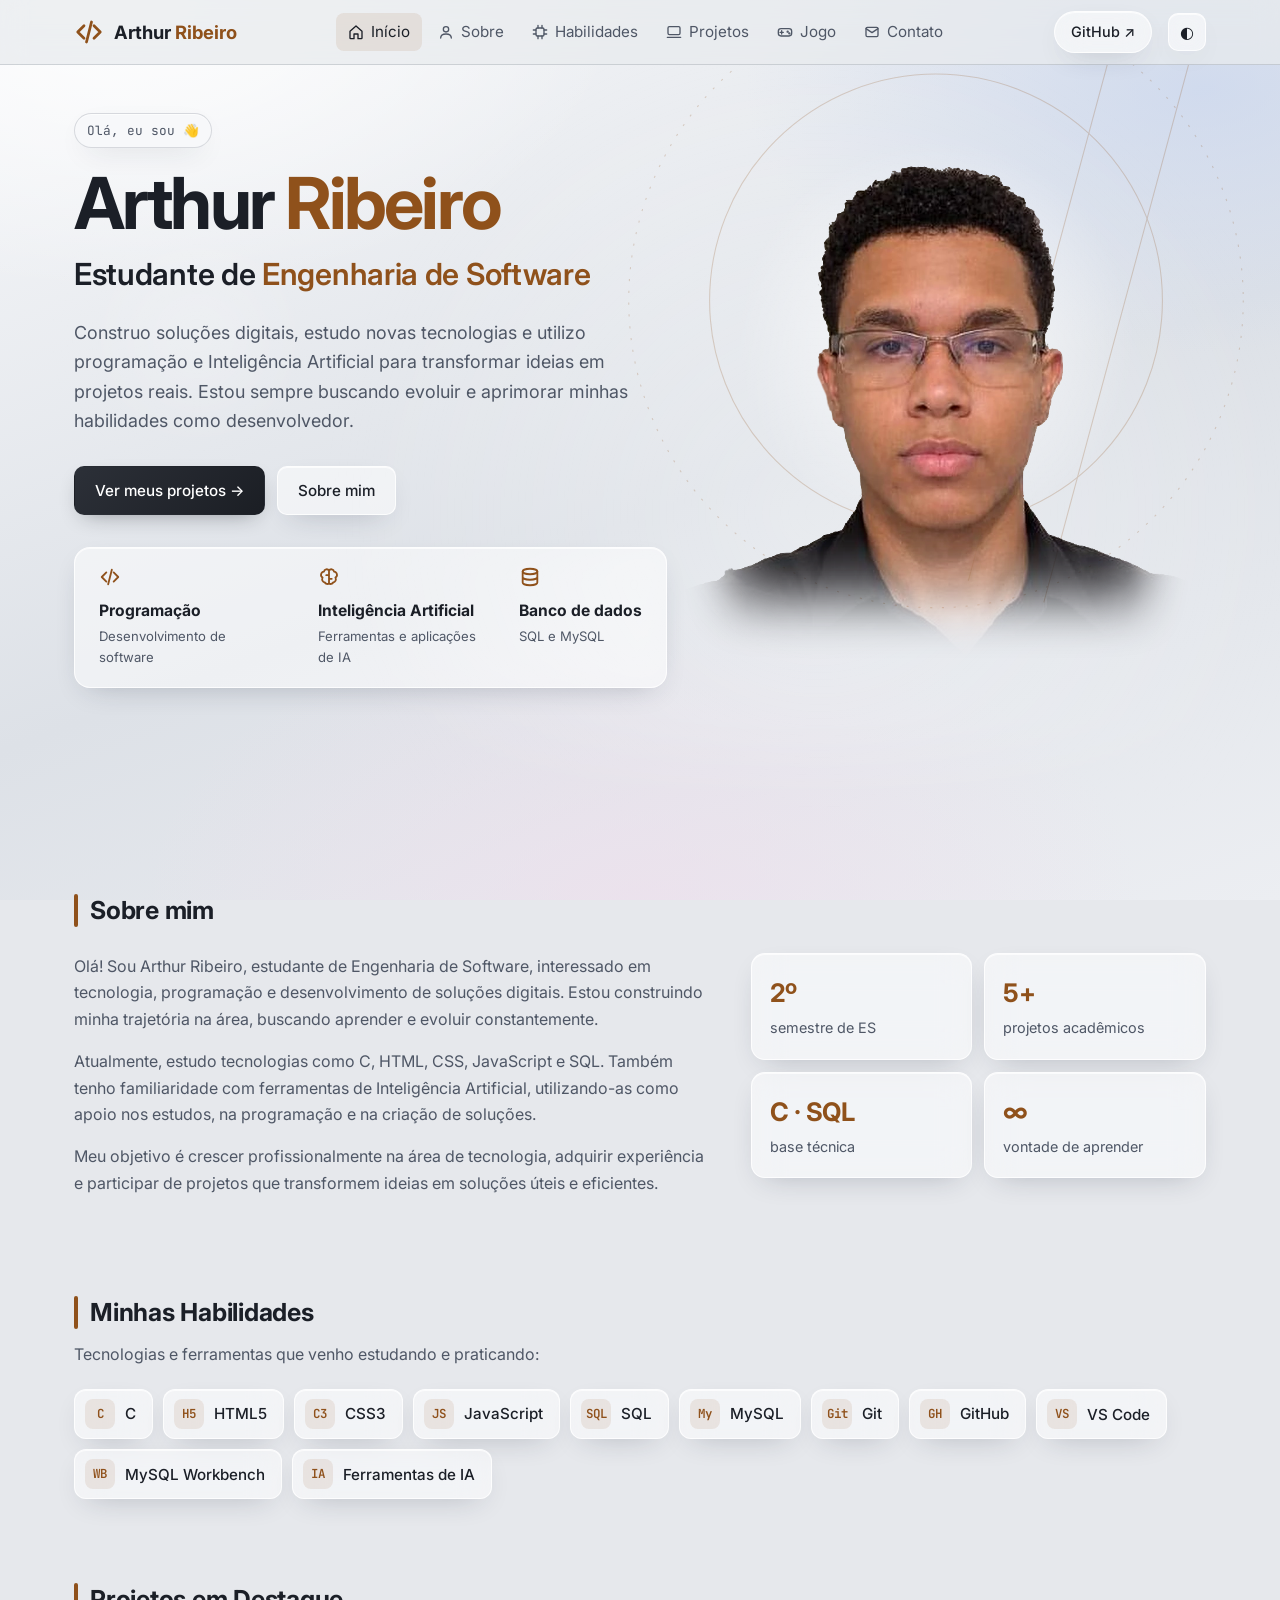
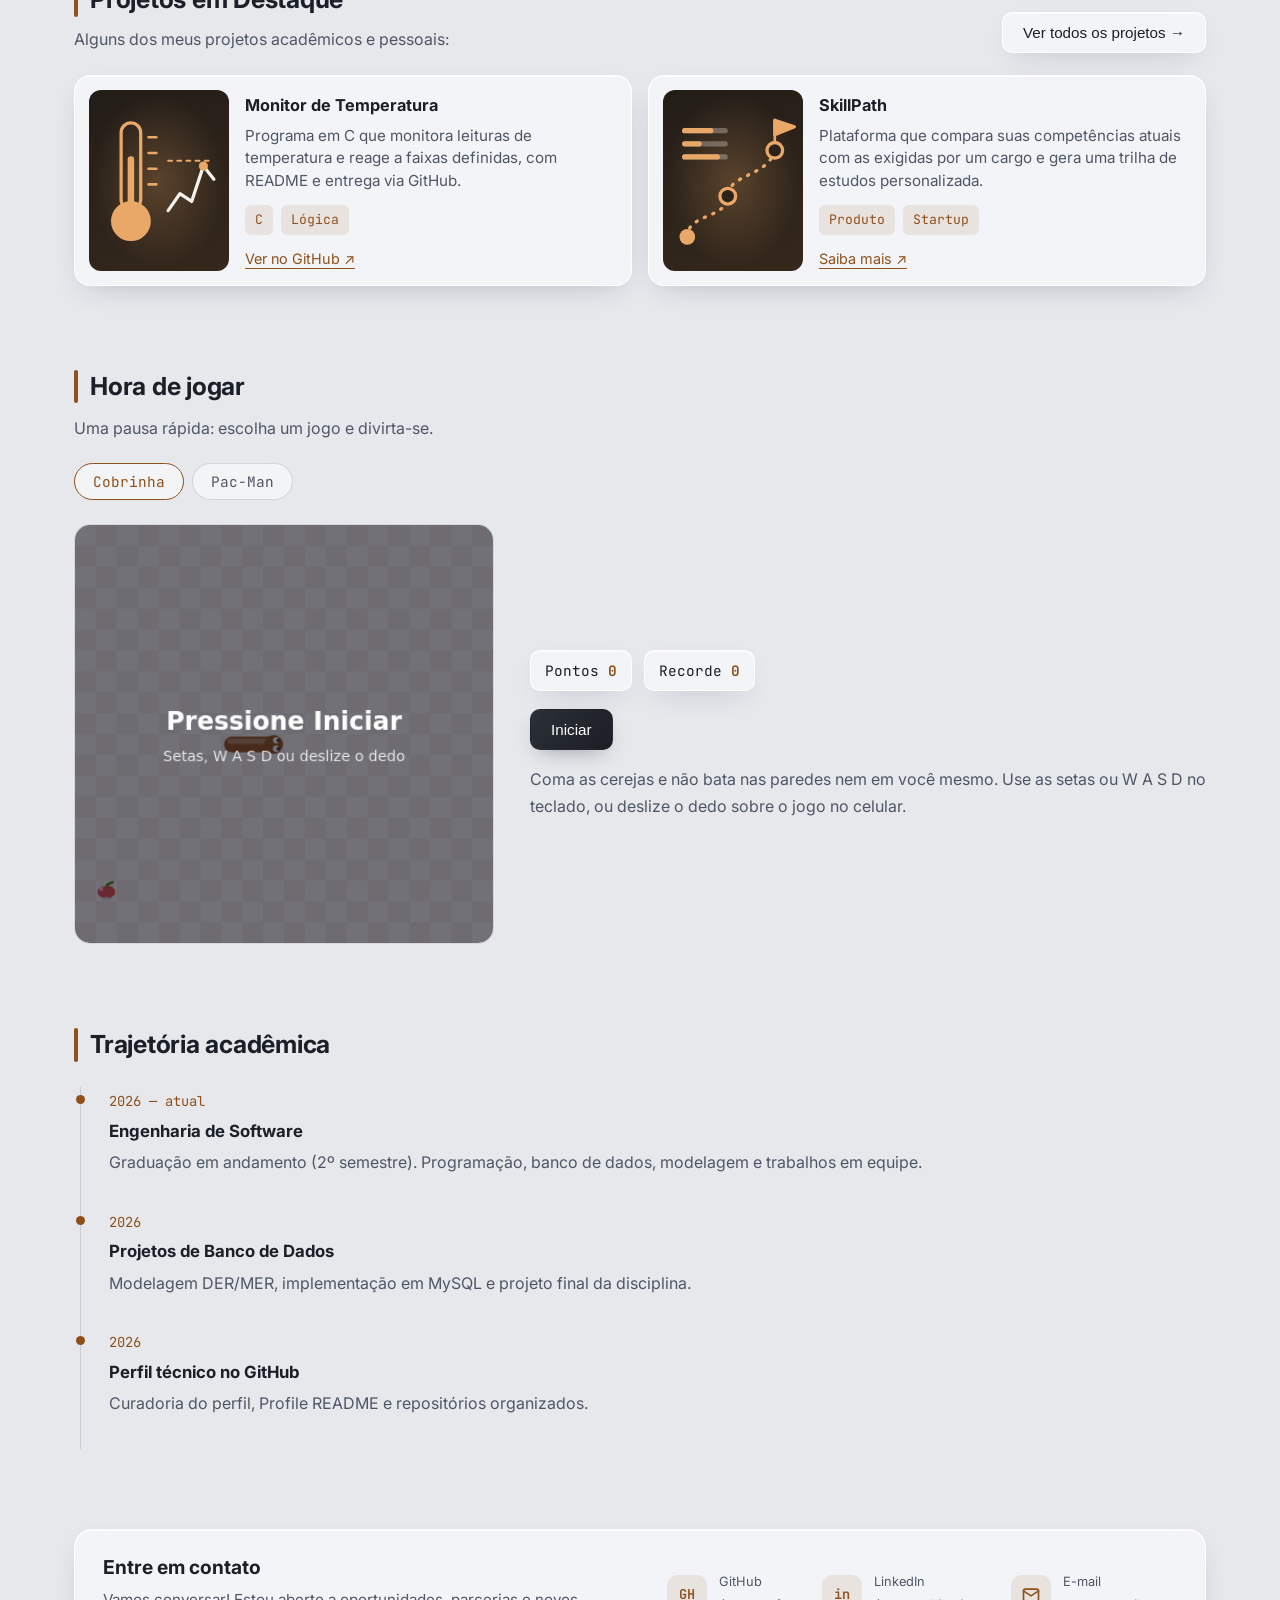
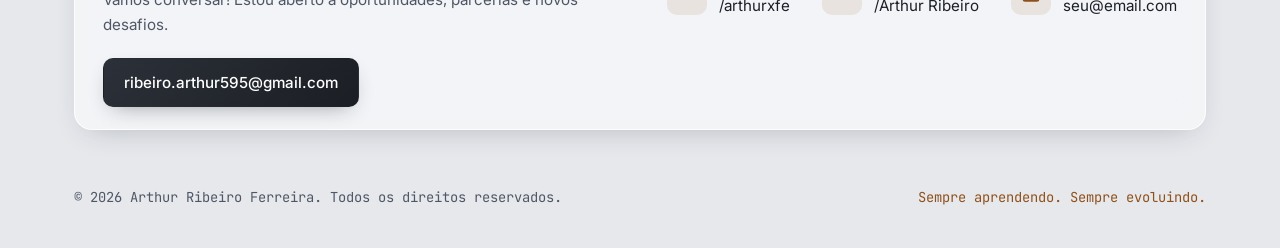
<file: index.html>
<!DOCTYPE html>
<html lang="pt-BR">
<head>
<meta charset="UTF-8">
<meta name="viewport" content="width=device-width, initial-scale=1, viewport-fit=cover">
<title>Arthur Ribeiro Ferreira — Portfólio</title>
<meta name="description" content="Portfólio de Arthur Ribeiro Ferreira, estudante de Engenharia de Software.">
<link rel="preconnect" href="https://fonts.googleapis.com">
<link href="https://fonts.googleapis.com/css2?family=Inter:wght@400;500;600;700&family=JetBrains+Mono:wght@400;500&display=swap" rel="stylesheet">
<link rel="stylesheet" href="css/style.css">
</head>
<body>

<header>
  <div class="wrap nav">
    <a href="#inicio" class="logo"><svg class="ic" viewBox="0 0 24 24" aria-hidden="true"><path d="m8 7-5 5 5 5M16 7l5 5-5 5M14 4l-4 16"/></svg><span>Arthur <b>Ribeiro</b></span></a>
    <nav class="links" id="links" aria-label="Navegação principal">
      <a href="#inicio"><svg class="ic" viewBox="0 0 24 24" aria-hidden="true"><path d="M3 11l9-8 9 8v10a1 1 0 0 1-1 1h-5v-7H9v7H4a1 1 0 0 1-1-1z"/></svg>Início</a>
      <a href="#sobre"><svg class="ic" viewBox="0 0 24 24" aria-hidden="true"><circle cx="12" cy="8" r="4"/><path d="M4 21c0-4 4-6 8-6s8 2 8 6"/></svg>Sobre</a>
      <a href="#habilidades"><svg class="ic" viewBox="0 0 24 24" aria-hidden="true"><rect x="6" y="6" width="12" height="12" rx="2"/><path d="M9 2v4M15 2v4M9 18v4M15 18v4M2 9h4M2 15h4M18 9h4M18 15h4"/></svg>Habilidades</a>
      <a href="#projetos"><svg class="ic" viewBox="0 0 24 24" aria-hidden="true"><rect x="3" y="4" width="18" height="12" rx="2"/><path d="M2 20h20"/></svg>Projetos</a>
      <a href="#jogo"><svg class="ic" viewBox="0 0 24 24" aria-hidden="true"><rect x="2" y="7" width="20" height="11" rx="4"/><path d="M7 10v5M4.5 12.5h5"/><circle cx="16" cy="11.5" r=".8"/><circle cx="18.5" cy="14" r=".8"/></svg>Jogo</a>
      <a href="#contato"><svg class="ic" viewBox="0 0 24 24" aria-hidden="true"><rect x="3" y="5" width="18" height="14" rx="2"/><path d="m3 7 9 6 9-6"/></svg>Contato</a>
    </nav>
    <div class="actions">
      <a class="btn gh" href="https://github.com/" target="_blank" rel="noopener">GitHub ↗</a>
      <button class="icon-btn" id="theme" aria-label="Alternar tema">◐</button>
      <button class="icon-btn" id="menu" aria-label="Abrir menu" aria-expanded="false" aria-controls="links">☰</button>
    </div>
  </div>
</header>

<main>
  <!-- INÍCIO -->
  <section class="hero" id="inicio">
    <div class="wrap hero-grid">
      <div class="hero-text">
        <span class="tag">Olá, eu sou 👋</span>
        <h1>Arthur <em>Ribeiro</em></h1>
        <p class="role">Estudante de <em>Engenharia de Software</em></p>
        <p class="lead">Construo soluções digitais, estudo novas tecnologias e utilizo programação e Inteligência Artificial para transformar ideias em projetos reais. Estou sempre buscando evoluir e aprimorar minhas habilidades como desenvolvedor.</p>
        <div class="btns">
          <a href="#projetos" class="btn primary">Ver meus projetos →</a>
          <a href="#sobre" class="btn">Sobre mim</a>
        </div>
        <ul class="interests" aria-label="Áreas de interesse">
          <li><svg class="ic" viewBox="0 0 24 24" aria-hidden="true"><path d="m8 7-5 5 5 5M16 7l5 5-5 5M14 4l-4 16"/></svg><strong>Programação</strong><span>Desenvolvimento de software</span></li>
          <li><svg class="ic" viewBox="0 0 24 24" aria-hidden="true"><path d="M12 5a3 3 0 0 0-5.5 1.2A3.5 3.5 0 0 0 5 12.7 3.5 3.5 0 0 0 7.5 18 3 3 0 0 0 12 19zM12 5a3 3 0 0 1 5.5 1.2A3.5 3.5 0 0 1 19 12.7 3.5 3.5 0 0 1 16.5 18 3 3 0 0 1 12 19zM9 10h3M15 14h-3"/></svg><strong>Inteligência Artificial</strong><span>Ferramentas e aplicações de IA</span></li>
          <li><svg class="ic" viewBox="0 0 24 24" aria-hidden="true"><ellipse cx="12" cy="6" rx="8" ry="3"/><path d="M4 6v12c0 1.7 3.6 3 8 3s8-1.3 8-3V6M4 12c0 1.7 3.6 3 8 3s8-1.3 8-3"/></svg><strong>Banco de dados</strong><span>SQL e MySQL</span></li>
        </ul>
      </div>
      <figure class="photo"><svg class="geo" viewBox="0 0 600 600" aria-hidden="true"><circle cx="300" cy="300" r="210"/><circle cx="300" cy="300" r="285" stroke-dasharray="2 9"/><path d="M470 40L330 560M540 60L400 580"/></svg><img src="images/foto.webp" alt="Foto de Arthur Ribeiro Ferreira" width="920" height="920"></figure>
    </div>
  </section>

  <!-- SOBRE -->
  <section id="sobre">
    <div class="wrap">
      <h2 class="sec rv">Sobre mim</h2>
      <div class="about rv">
        <div>
          <p>Olá! Sou Arthur Ribeiro, estudante de Engenharia de Software, interessado em tecnologia, programação e desenvolvimento de soluções digitais. Estou construindo minha trajetória na área, buscando aprender e evoluir constantemente.</p>
          <p>Atualmente, estudo tecnologias como C, HTML, CSS, JavaScript e SQL. Também tenho familiaridade com ferramentas de Inteligência Artificial, utilizando-as como apoio nos estudos, na programação e na criação de soluções.</p>
          <p>Meu objetivo é crescer profissionalmente na área de tecnologia, adquirir experiência e participar de projetos que transformem ideias em soluções úteis e eficientes.</p>
        </div>
        <div class="stats">
          <div class="stat"><strong>2º</strong><span>semestre de ES</span></div>
          <div class="stat"><strong>5+</strong><span>projetos acadêmicos</span></div>
          <div class="stat"><strong>C · SQL</strong><span>base técnica</span></div>
          <div class="stat"><strong>∞</strong><span>vontade de aprender</span></div>
        </div>
      </div>
    </div>
  </section>

  <!-- HABILIDADES -->
  <section id="habilidades">
    <div class="wrap">
      <h2 class="sec rv">Minhas Habilidades</h2>
      <p class="sub rv">Tecnologias e ferramentas que venho estudando e praticando:</p>
      <div class="skills rv">
        <span class="skill"><i>C</i>C</span>
        <span class="skill"><i>H5</i>HTML5</span>
        <span class="skill"><i>C3</i>CSS3</span>
        <span class="skill"><i>JS</i>JavaScript</span>
        <span class="skill"><i>SQL</i>SQL</span>
        <span class="skill"><i>My</i>MySQL</span>
        <span class="skill"><i>Git</i>Git</span>
        <span class="skill"><i>GH</i>GitHub</span>
        <span class="skill"><i>VS</i>VS Code</span>
        <span class="skill"><i>WB</i>MySQL Workbench</span>
        <span class="skill"><i>IA</i>Ferramentas de IA</span>
      </div>
    </div>
  </section>

  <!-- PROJETOS -->
  <section id="projetos">
    <div class="wrap">
      <div class="sechead rv">
        <div><h2 class="sec">Projetos em Destaque</h2><p class="sub">Alguns dos meus projetos acadêmicos e pessoais:</p></div>
        <button class="btn" id="allp" type="button" aria-expanded="false" aria-controls="projects">Ver todos os projetos →</button>
      </div>
      <div class="pgrid" id="projects">
        <article class="pcard rv"><div class="thumb"><img src="images/projetos/monitor.svg" alt="Ilustração de um termômetro ao lado de um gráfico de temperatura" width="300" height="300" loading="lazy"></div><div class="pbody"><h3>Monitor de Temperatura</h3><p>Programa em C que monitora leituras de temperatura e reage a faixas definidas, com README e entrega via GitHub.</p><div class="chips"><span class="chip">C</span><span class="chip">Lógica</span></div><a class="more" href="https://github.com/" target="_blank" rel="noopener">Ver no GitHub ↗</a></div></article>
        <article class="pcard rv"><div class="thumb"><img src="images/projetos/skillpath.svg" alt="Ilustração de um caminho com etapas que termina em uma bandeira" width="300" height="300" loading="lazy"></div><div class="pbody"><h3>SkillPath</h3><p>Plataforma que compara suas competências atuais com as exigidas por um cargo e gera uma trilha de estudos personalizada.</p><div class="chips"><span class="chip">Produto</span><span class="chip">Startup</span></div><a class="more" href="https://github.com/" target="_blank" rel="noopener">Saiba mais ↗</a></div></article>
        <article class="pcard rv extra"><div class="thumb"><img src="images/projetos/portfolio.svg" alt="Ilustração de uma janela de navegador com o símbolo de código" width="300" height="300" loading="lazy"></div><div class="pbody"><h3>Este portfólio</h3><p>Site responsivo, com tema claro e escuro, jogos e animações leves, feito com HTML, CSS e JavaScript puros.</p><div class="chips"><span class="chip">HTML</span><span class="chip">CSS</span><span class="chip">JS</span></div><a class="more" href="https://github.com/" target="_blank" rel="noopener">Ver no GitHub ↗</a></div></article>
      </div>
    </div>
  </section>

  <!-- JOGO -->
  <section id="jogo">
    <div class="wrap">
      <h2 class="sec rv">Hora de jogar</h2>
      <p class="sub rv">Uma pausa rápida: escolha um jogo e divirta-se.</p>
      <div class="tabs rv" role="tablist" aria-label="Escolha o jogo">
        <button class="on" role="tab" aria-selected="true" aria-controls="g-snake" data-g="snake">Cobrinha</button>
        <button role="tab" aria-selected="false" aria-controls="g-pac" data-g="pac">Pac-Man</button>
      </div>
      <div class="arcade rv" id="g-snake" role="tabpanel">
        <canvas id="game" width="400" height="400" role="img" aria-label="Jogo da cobrinha"></canvas>
        <div>
          <div class="hud"><span class="pill">Pontos <b id="score">0</b></span><span class="pill">Recorde <b id="best">0</b></span></div>
          <button class="btn primary" id="start">Iniciar</button>
          <p>Coma as cerejas e não bata nas paredes nem em você mesmo. Use as setas ou W A S D no teclado, ou deslize o dedo sobre o jogo no celular.</p>
          <div class="dpad" aria-label="Controles">
            <button data-d="u" aria-label="Cima" style="grid-column:2;grid-row:1">↑</button>
            <button data-d="l" aria-label="Esquerda" style="grid-column:1;grid-row:2">←</button>
            <button data-d="d" aria-label="Baixo" style="grid-column:2;grid-row:2">↓</button>
            <button data-d="r" aria-label="Direita" style="grid-column:3;grid-row:2">→</button>
          </div>
        </div>
      </div>
      <div class="arcade" id="g-pac" role="tabpanel" hidden>
        <canvas id="pac" width="420" height="420" role="img" aria-label="Jogo estilo Pac-Man"></canvas>
        <div>
          <div class="hud"><span class="pill">Pontos <b id="pscore">0</b></span><span class="pill">Vidas <b id="plives">3</b></span></div>
          <button class="btn primary" id="pstart">Iniciar</button>
          <p>Coma todas as bolinhas e fuja dos fantasmas. Pegue as bolinhas grandes para poder comê-los por alguns segundos. Setas ou W A S D no teclado, ou deslize o dedo sobre o jogo.</p>
          <div class="dpad" aria-label="Controles do Pac-Man">
            <button data-d="u" aria-label="Cima" style="grid-column:2;grid-row:1">↑</button>
            <button data-d="l" aria-label="Esquerda" style="grid-column:1;grid-row:2">←</button>
            <button data-d="d" aria-label="Baixo" style="grid-column:2;grid-row:2">↓</button>
            <button data-d="r" aria-label="Direita" style="grid-column:3;grid-row:2">→</button>
          </div>
        </div>
      </div>
    </div>
  </section>

  <!-- FORMAÇÃO -->
  <section id="formacao">
    <div class="wrap">
      <h2 class="sec rv">Trajetória acadêmica</h2>
      <div class="timeline rv">
        <div class="item"><time>2026 — atual</time><h3>Engenharia de Software</h3><p>Graduação em andamento (2º semestre). Programação, banco de dados, modelagem e trabalhos em equipe.</p></div>
        <div class="item"><time>2026</time><h3>Projetos de Banco de Dados</h3><p>Modelagem DER/MER, implementação em MySQL e projeto final da disciplina.</p></div>
        <div class="item"><time>2026</time><h3>Perfil técnico no GitHub</h3><p>Curadoria do perfil, Profile README e repositórios organizados.</p></div>
      </div>
    </div>
  </section>

  <!-- CONTATO -->
  <section id="contato">
    <div class="wrap">
      <div class="cbar rv">
        <div class="cleft"><p class="ctitle">Entre em contato</p><p>Vamos conversar! Estou aberto a oportunidades, parcerias e novos desafios.</p></div>
        <a class="citem" href="https://github.com/arthurxfe/" target="_blank" rel="noopener"><span class="cic">GH</span><span><small>GitHub</small>/arthurxfe</span></a>
        <a class="citem" href="https://www.linkedin.com/in/arthur-ribeiro-a2581540b/" target="_blank" rel="noopener"><span class="cic">in</span><span><small>LinkedIn</small>/Arthur Ribeiro</span></a>
        <a class="citem" href="mailto:ribeiro.arthur595@gmail.com"><span class="cic"><svg class="ic" viewBox="0 0 24 24" aria-hidden="true"><rect x="3" y="5" width="18" height="14" rx="2"/><path d="m3 7 9 6 9-6"/></svg></span><span><small>E-mail</small>seu@email.com</span></a>
        <a class="btn primary" href="mailto:ribeiro.arthur595@gmail.com">ribeiro.arthur595@gmail.com</a>
      </div>
    </div>
  </section>
</main>

<footer>
  <div class="wrap foot"><span>© <span id="year"></span> Arthur Ribeiro Ferreira. Todos os direitos reservados.</span><span class="acc">Sempre aprendendo. Sempre evoluindo.</span></div>
</footer>

<script src="js/main.js"></script>
<script src="js/snake.js"></script>
<script src="js/pacman.js"></script>
</body>
</html>
</file>
<file: css/style.css>
:root{
  --bg:#e6e8ec;--b1:#f7f8fa;--b2:#dde1e7;--b3:#eceef2;--surface:#f7f8fa;--text:#1b1f27;--muted:#4f5766;--line:rgba(60,72,92,.18);
  --g1:rgba(255,255,255,.9);--g2:rgba(200,213,238,.7);--g3:rgba(238,222,236,.65);
  --glass:rgba(255,255,255,.5);--glass-line:rgba(255,255,255,.8);--glass-shadow:0 10px 30px -14px rgba(30,40,60,.30),inset 0 1px 0 rgba(255,255,255,.7);
  --accent:#8f511b;--accent-soft:rgba(143,81,27,.1);--on-accent:#fff;--header-bg:rgba(232,234,238,.72);
  --btn-a:#2c3038;--btn-b:#1b1e24;--glow:rgba(20,24,32,.45);--orb:rgba(255,255,255,.55);--head:rgba(255,255,255,.8);--top:transparent;--name:#1b1f27;color-scheme:light;
  --mono:'JetBrains Mono',ui-monospace,SFMono-Regular,Menlo,Consolas,monospace;
  --sans:'Inter',system-ui,-apple-system,'Segoe UI',Roboto,sans-serif;
  box-sizing:border-box;padding-top:env(safe-area-inset-top,0px);padding-bottom:env(safe-area-inset-bottom,0px);
}
:root[data-theme="dark"]{
  --bg:#121418;--b1:#1b1e25;--b2:#0f1115;--b3:#181b21;--surface:#1a1d23;--text:#f2f3f5;--muted:#a9aeb8;--line:rgba(255,255,255,.11);
  --g1:rgba(255,255,255,.08);--g2:rgba(150,172,214,.11);--g3:rgba(222,190,212,.07);
  --glass:rgba(255,255,255,.06);--glass-line:rgba(255,255,255,.13);--glass-shadow:0 12px 32px -16px rgba(0,0,0,.65),inset 0 1px 0 rgba(255,255,255,.08);
  --accent:#e9a867;--accent-soft:rgba(233,168,103,.12);--on-accent:#1a1208;--header-bg:rgba(18,20,24,.72);
  --btn-a:#f0b878;--btn-b:#d98f4a;--glow:rgba(233,168,103,.4);--orb:rgba(233,168,103,.2);--head:rgba(233,168,103,.3);--top:rgba(255,255,255,.03);--name:#fff;color-scheme:dark;
}
*,*::before,*::after{box-sizing:border-box}
html{scroll-behavior:smooth;scroll-padding-top:calc(env(safe-area-inset-top,0px) + 72px)}
body{margin:0;background:radial-gradient(60% 50% at 12% 0%,var(--g1),transparent 65%),radial-gradient(50% 45% at 92% 8%,var(--g2),transparent 65%),radial-gradient(60% 50% at 50% 100%,var(--g3),transparent 65%),var(--bg);background-attachment:fixed;color:var(--text);font-family:var(--sans);line-height:1.65;-webkit-font-smoothing:antialiased}
body::before{content:"";position:fixed;inset:0 0 auto;height:env(safe-area-inset-top,0px);background:var(--header-bg);backdrop-filter:blur(12px);-webkit-backdrop-filter:blur(12px);z-index:60}
a{color:inherit;text-decoration:none}
a:focus-visible,button:focus-visible{outline:3px solid var(--accent);outline-offset:3px;border-radius:6px}
.wrap{max-width:1180px;margin:0 auto;padding:0 24px}
section{padding:72px 0 8px}
h2{font-size:clamp(1.6rem,3vw,2rem);margin:0 0 36px;letter-spacing:-.02em}
h2 span{color:var(--muted);font-weight:400}

/* header */
header{position:sticky;top:env(safe-area-inset-top,0px);z-index:50;background:var(--header-bg);backdrop-filter:blur(12px);-webkit-backdrop-filter:blur(12px);border-bottom:1px solid var(--line)}
.nav{display:flex;align-items:center;justify-content:space-between;height:64px}
.logo{font-family:var(--mono);font-weight:500}
.logo b{color:var(--accent)}
.links{display:flex;gap:4px;align-items:center}
.links a{font-size:.95rem;color:var(--muted);padding:6px 12px;border-radius:8px;transition:.2s}
.links a:hover,.links a.active{color:var(--text);background:var(--accent-soft)}
.icon-btn{background:none;border:1px solid var(--line);color:var(--text);width:38px;height:38px;border-radius:10px;cursor:pointer;font-size:1rem;margin-left:8px}
.icon-btn:hover{border-color:var(--accent)}
#menu{display:none}

/* hero */
.hero{padding:120px 0 40px;min-height:78vh;display:flex;align-items:center}
.hero .tag{display:inline-flex;align-items:center;gap:8px;font-family:var(--mono);font-size:.8rem;color:var(--muted);border:1px solid var(--line);padding:6px 12px;border-radius:99px;background:var(--surface)}
.hero h1{font-size:clamp(2.4rem,7vw,4.4rem);line-height:1.05;letter-spacing:-.04em;margin:22px 0 14px}
.hero h1 em{font-style:normal;color:var(--accent)}

.lead{max-width:560px;color:var(--muted);margin:18px 0 30px}
.btns{display:flex;gap:12px;flex-wrap:wrap}
.btn{display:inline-flex;align-items:center;gap:8px;padding:11px 20px;border-radius:10px;font-weight:500;font-size:.95rem;border:1px solid var(--line);background:var(--surface);transition:.2s;cursor:pointer;color:var(--text)}
.btn:hover{border-color:var(--accent);transform:translateY(-2px)}
.btn.primary{background:var(--accent);border-color:var(--accent);color:var(--on-accent)}
.btn.primary:hover{filter:brightness(1.1)}

/* about */
.about{display:grid;grid-template-columns:1.4fr 1fr;gap:40px;align-items:start}
.about p{color:var(--muted);margin:0 0 16px}
.stats{display:grid;grid-template-columns:1fr 1fr;gap:12px}
.stat{border:1px solid var(--line);background:var(--surface);border-radius:14px;padding:18px}
.stat strong{display:block;font-size:1.6rem;color:var(--accent);letter-spacing:-.02em}
.stat span{font-size:.9rem;color:var(--muted)}

/* skills */
.chips{display:flex;flex-wrap:wrap;gap:8px}
.chip{font-family:var(--mono);font-size:.82rem;padding:4px 10px;border-radius:6px;background:var(--accent-soft);color:var(--accent)}
.card .chips{margin-top:auto}
.card a.more{font-size:.92rem;color:var(--accent);margin-top:16px;display:inline-block;text-decoration:underline;text-underline-offset:4px}
.filters button.on,.filters button:hover{color:var(--accent);border-color:var(--accent)}

/* timeline */
.timeline{border-left:1px solid var(--line);margin-left:6px}
.item{position:relative;padding:0 0 32px 28px}
.item::before{content:"";position:absolute;left:-5px;top:8px;width:9px;height:9px;border-radius:50%;background:var(--accent)}
.item time{font-family:var(--mono);font-size:.86rem;color:var(--accent)}
.item h3{margin:4px 0;font-size:1.05rem}
.item p{margin:0;color:var(--muted);font-size:1rem}

/* contact */
.contact .btns{justify-content:center}
footer{padding:48px 0 40px;text-align:center;font-family:var(--mono);font-size:.86rem;color:var(--muted)}


/* jogo */
.arcade{display:grid;grid-template-columns:minmax(0,420px) 1fr;gap:36px;align-items:center}
#game,#pac{width:100%;aspect-ratio:1;display:block;border:1px solid var(--line);border-radius:16px;background:var(--surface);touch-action:none}
.hud{display:flex;gap:12px;margin-bottom:18px;flex-wrap:wrap}
.pill{font-family:var(--mono);font-size:.9rem;border:1px solid var(--line);background:var(--surface);padding:8px 14px;border-radius:10px}
.pill b{color:var(--accent)}
.arcade p{color:var(--muted);margin:16px 0 0}
.dpad{display:none;grid-template-columns:repeat(3,58px);grid-template-rows:repeat(2,58px);gap:8px;margin-top:20px}
.dpad button{font-size:1.2rem;border:1px solid var(--line);background:var(--surface);color:var(--text);border-radius:12px;cursor:pointer;touch-action:manipulation}
.dpad button:active{border-color:var(--accent);background:var(--accent-soft)}
@media (pointer:coarse){.dpad{display:grid}}
@media (max-width:760px){
  .arcade{grid-template-columns:1fr}
}

.tabs{display:flex;gap:8px;margin-bottom:24px;flex-wrap:wrap}
.tabs button{font-family:var(--mono);font-size:.9rem;background:none;border:1px solid var(--line);color:var(--muted);padding:8px 18px;border-radius:99px;cursor:pointer;transition:.2s}
.tabs button.on,.tabs button:hover{color:var(--accent);border-color:var(--accent)}
.arcade[hidden]{display:none}
/* layout v2 */
.ic{width:16px;height:16px;fill:none;stroke:currentColor;stroke-width:2;stroke-linecap:round;stroke-linejoin:round;flex:none}
.logo{display:flex;align-items:center;gap:10px;font-family:var(--sans);font-weight:700;font-size:1.15rem}
.logo .ic{width:30px;height:30px;stroke:var(--accent);stroke-width:2.2}
.links a{display:inline-flex;align-items:center;gap:7px}
.actions{display:flex;align-items:center;gap:8px}
.gh{padding:8px 16px;border-radius:99px;font-size:.9rem}
.hero{padding:24px 0 0;min-height:0;display:block;overflow:hidden}
.hero-grid{display:grid;grid-template-columns:minmax(0,1fr) minmax(0,.95fr);gap:24px;align-items:end}
.hero-text{align-self:center;padding:40px 0 72px}
.hero h1{font-size:clamp(3rem,8vw,5.6rem);margin:18px 0 8px}
.role{font-size:clamp(1.3rem,2.6vw,1.9rem);font-weight:600;margin:0 0 14px;letter-spacing:-.01em}
.role em{font-style:normal;color:var(--accent)}
.lead{font-size:1.12rem;max-width:520px}
.photo{position:relative;margin:0;justify-self:end;width:min(100%,520px)}
.photo img{position:relative;display:block;width:100%;height:auto}
.sec{display:flex;align-items:center;gap:12px;font-size:1.55rem;margin:0 0 22px;letter-spacing:-.01em}
.sec::before{content:"";width:4px;height:1.35em;background:var(--accent);border-radius:2px}
.sub{color:var(--muted);margin:-14px 0 22px}
.sechead{display:flex;justify-content:space-between;align-items:flex-end;gap:16px;flex-wrap:wrap;margin-bottom:22px}
.sechead .sec{margin:0 0 6px}.sechead .sub{margin:0}
.skills{display:flex;flex-wrap:wrap;gap:10px}
.skill{display:flex;align-items:center;gap:10px;padding:9px 16px 9px 10px;border:1px solid var(--line);background:var(--surface);border-radius:12px;font-weight:500;font-size:.95rem}
.skill i{font-style:normal;font-family:var(--mono);font-weight:600;font-size:.78rem;width:30px;height:30px;display:grid;place-items:center;border-radius:8px;background:var(--accent-soft);color:var(--accent)}
.pgrid{display:grid;grid-template-columns:repeat(auto-fit,minmax(min(100%,320px),1fr));gap:16px}
.pcard{display:grid;grid-template-columns:140px 1fr;gap:16px;padding:14px;border:1px solid var(--line);background:var(--surface);border-radius:16px;transition:border-color .25s}
.pcard:hover{border-color:var(--accent)}
.thumb{display:grid;place-items:center;border-radius:12px;background:linear-gradient(145deg,var(--accent-soft),transparent);font-family:var(--mono);font-weight:600;font-size:1.5rem;color:var(--accent);min-height:104px}
.pbody h3{margin:2px 0 6px;font-size:1.02rem}
.pbody p{color:var(--muted);font-size:.95rem;margin:0 0 12px;line-height:1.5}
.pcard .more{display:inline-block;margin-top:12px;font-size:.9rem;color:var(--accent);text-decoration:underline;text-underline-offset:4px}
.thumb{position:relative;overflow:hidden;background:radial-gradient(closest-side at 50% 50%,rgba(233,168,103,.24),transparent 95%),linear-gradient(160deg,#231d18,#35281c)}
.thumb img{position:absolute;inset:0;width:100%;height:100%;object-fit:contain;padding:6px;box-sizing:border-box;display:block}
.pcard.extra{display:none}.pgrid.all .pcard.extra{display:grid}
.cbar{display:flex;align-items:center;gap:20px 32px;flex-wrap:wrap;border:1px solid var(--line);background:var(--surface);border-radius:18px;padding:22px 28px}
.cleft{flex:1 1 260px}.cleft p{margin:0;color:var(--muted);font-size:.95rem}
.cleft .ctitle{margin:0 0 4px;font-size:1.2rem;font-weight:700;color:var(--text)}
.citem{display:flex;align-items:center;gap:12px;font-size:.95rem}
.citem small{display:block;color:var(--muted);font-size:.8rem}
.cic{width:40px;height:40px;display:grid;place-items:center;border-radius:10px;background:var(--accent-soft);color:var(--accent);font-family:var(--mono);font-weight:600;font-size:.85rem}
.cic .ic{width:20px;height:20px}
.foot{display:flex;justify-content:space-between;gap:12px;flex-wrap:wrap;text-align:left}
.foot .acc{color:var(--accent)}
@media (max-width:1000px){.gh{display:none}}
@media (max-width:760px){
  .hero-grid{grid-template-columns:1fr}
  .hero-text{padding:24px 0 8px}
  .photo{justify-self:center;width:min(100%,420px)}
  .pcard{grid-template-columns:1fr}.thumb{min-height:0;aspect-ratio:2/1}
}
/* visual v3: navy + roxo */
.hero h1{color:var(--name)}
.btn.primary{background:linear-gradient(135deg,var(--btn-a),var(--btn-b));border-color:transparent;color:var(--on-accent);box-shadow:0 6px 22px -8px var(--glow)}
.btn.primary:hover{box-shadow:0 8px 28px -6px var(--glow);filter:brightness(1.08)}
.skill{background:linear-gradient(180deg,rgba(255,255,255,.035),rgba(255,255,255,.01)),var(--surface)}
.hero{position:relative}
.hero::before{content:"";position:absolute;right:-6%;top:-12%;width:60%;aspect-ratio:1;background:radial-gradient(circle,var(--orb),transparent 65%);filter:blur(12px);pointer-events:none}
.hero::after{content:"";position:absolute;left:6%;top:20%;width:240px;height:240px;background:radial-gradient(circle,var(--orb),transparent 70%);opacity:.45;filter:blur(30px);pointer-events:none}
.hero-grid{position:relative;z-index:1}
.hero-text{position:relative}
.hero-text::before{content:"";position:absolute;right:8%;top:10%;width:4px;height:4px;border-radius:50%;background:#fff;opacity:.8;box-shadow:0 0 14px 5px var(--orb)}
.photo::after{content:"";position:absolute;left:8%;bottom:24%;width:5px;height:5px;border-radius:50%;background:#fff;opacity:.7;box-shadow:0 0 16px 6px var(--orb)}
.photo::before{content:"";position:absolute;left:50%;top:-2%;width:78%;aspect-ratio:1;transform:translateX(-50%);background:radial-gradient(circle,var(--head),transparent 66%);pointer-events:none}
.hero-text::before,.photo::after{display:none}
:root[data-theme="dark"] .hero-text::before,:root[data-theme="dark"] .photo::after{display:block}
/* v4: refinamentos */
.hero{background:linear-gradient(180deg,var(--top),transparent)}
.hero::before{width:84%;opacity:.55}
.hero-grid{grid-template-columns:minmax(0,1.1fr) minmax(0,1fr);gap:0;align-items:center}
.hero h1{white-space:nowrap;font-size:clamp(2.6rem,5.6vw,4.9rem)}
.hero-text{padding:24px 0 40px}
.hero-text{z-index:2}
.hero{padding-bottom:90px;-webkit-mask-image:linear-gradient(to bottom,#000 calc(100% - 100px),transparent);mask-image:linear-gradient(to bottom,#000 calc(100% - 100px),transparent)}
.photo{width:min(100%,640px);margin-left:-70px;align-self:center}
.photo img{position:relative;z-index:1}
.geo{position:absolute;left:50%;top:-30%;width:120%;transform:translateX(-50%);fill:none;stroke:var(--accent);stroke-width:1;opacity:.22;pointer-events:none}
.lead{max-width:560px}
.interests{list-style:none;margin:32px 0 0;padding:18px 24px;display:grid;grid-template-columns:repeat(3,auto);justify-content:start;gap:12px 36px;border:1px solid var(--line);border-radius:16px;background:var(--surface)}
.interests li{display:flex;flex-direction:column}
.interests .ic{width:22px;height:22px;stroke:var(--accent);margin-bottom:10px}
.interests strong{font-size:.98rem;margin-bottom:2px}
.interests span{font-size:.82rem;color:var(--muted)}
@media (max-width:760px){
  .hero-grid{grid-template-columns:1fr}
  .hero-text{padding:16px 0 0}
  .photo{width:min(100%,420px);justify-self:center;margin:0}
  .interests{grid-template-columns:1fr;gap:16px}
  .interests li{display:grid;grid-template-columns:30px 1fr;grid-template-areas:"i t" "i s";column-gap:12px}
  .interests .ic{grid-area:i;margin:2px 0 0}.interests strong{grid-area:t}.interests span{grid-area:s}
}
/* v5: cinza perolado + vidro fosco */
body{background-color:var(--bg);background-image:radial-gradient(60% 50% at 10% 0%,var(--g1),transparent 65%),radial-gradient(55% 45% at 94% 10%,var(--g2),transparent 65%),radial-gradient(60% 50% at 50% 100%,var(--g3),transparent 65%),linear-gradient(160deg,var(--b1),var(--b2) 55%,var(--b3));background-attachment:fixed}
.pcard,.skill,.interests,.stat,.cbar,.tag,.pill,.btn:not(.primary),.icon-btn,.dpad button{background:var(--glass);-webkit-backdrop-filter:blur(16px) saturate(150%);backdrop-filter:blur(16px) saturate(150%);border-color:var(--glass-line);box-shadow:var(--glass-shadow)}
.pcard:hover,.btn:not(.primary):hover,.icon-btn:hover{border-color:var(--accent)}
.btn.primary{box-shadow:0 8px 22px -10px var(--glow)}
.tabs button{background:var(--glass);-webkit-backdrop-filter:blur(12px);backdrop-filter:blur(12px)}
/* reveal */
.rv{opacity:0;transform:translateY(18px);transition:opacity .6s,transform .6s}
.rv.in{opacity:1;transform:none}
@media (prefers-reduced-motion:reduce){.rv{opacity:1;transform:none;transition:none}html{scroll-behavior:auto}.cursor{animation:none}}

@media (max-width:760px){
  .about{grid-template-columns:1fr}
  #menu{display:inline-block}
  .links{position:absolute;top:64px;left:0;right:0;flex-direction:column;align-items:stretch;background:var(--bg);border-bottom:1px solid var(--line);padding:10px 24px 16px;display:none}
  .links.open{display:flex}
  .links a{padding:10px 12px}
  .nav{position:relative}
}
</file>
